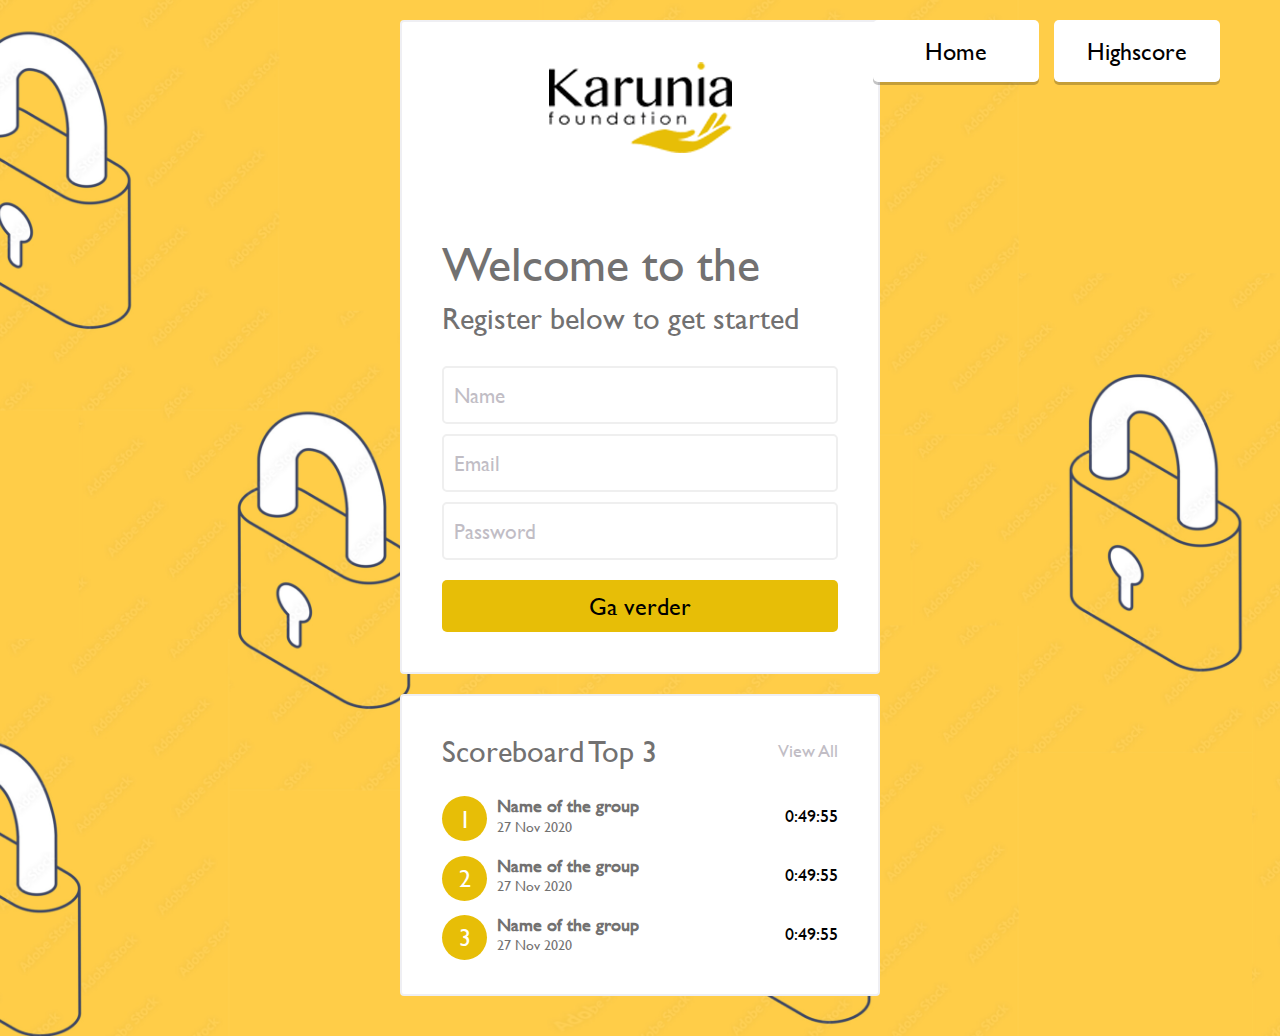
<file: index.html>
<!DOCTYPE html>
<html lang="ru">

<head>
    <meta charset="UTF-8">
    <meta name="viewport" content="width=device-width, initial-scale=1.0">
    <meta http-equiv="X-UA-Compatible" content="ie=edge">
    <title>Page</title>
    <link rel="stylesheet" href="css/vendor.css">
    <link rel="stylesheet" href="css/main.css">
</head>

<!-- <svg>
    <use xlink:href="img/sprite.svg#telega"></use>
</svg> -->

<body>
    <div class="page">
        <div class="container">
            <div class="top-nav">
                <a class="link" href="#">Home</a>
                <a class="link" href="high-score.html">Highscore</a>
            </div>

            <div class="register auth_content">
                <div class="register__logo">
                    <img src="img/register-logo.png" alt="">
                </div>
                <h1 class="register__title">
                    Welcome to the
                    <span>Register below to get started</span>
                </h1>
                <form action="rules.html">
                    <input class="input register__input" type="text" placeholder="Name">
                    <input class="input register__input" type="text" placeholder="Email">
                    <input class="input register__input" type="password" placeholder="Password">
                    <button class="register__btn btn" type="submit">Ga verder</button>
                </form>
            </div>

            <div class="scoreboard auth_content">
                <div class="scoreboard__top">
                    <h2 class="scoreboard__title">
                        Scoreboard Top 3
                    </h2>
                    <a class="scoreboard__link" href="high-score.html">
                        View All
                    </a>
                </div>

                <ul class="scoreboard__list">
                    <li class="scoreboard__item">
                        <div class="scoreboard__info">
                            <span class="scoreboard__num">1</span>
                            <b class="scoreboard__name">Name of the group</b>
                            <span class="scoreboard__date">27 Nov 2020</span>
                        </div>
                        <time class="scoreboard__time">
                            0:49:55
                        </time>
                    </li>
                    <li class="scoreboard__item">
                        <div class="scoreboard__info">
                            <span class="scoreboard__num">2</span>
                            <b class="scoreboard__name">Name of the group</b>
                            <span class="scoreboard__date">27 Nov 2020</span>
                        </div>
                        <time class="scoreboard__time">
                            0:49:55
                        </time>
                    </li>
                    <li class="scoreboard__item">
                        <div class="scoreboard__info">
                            <span class="scoreboard__num">3</span>
                            <b class="scoreboard__name">Name of the group</b>
                            <span class="scoreboard__date">27 Nov 2020</span>
                        </div>
                        <time class="scoreboard__time">
                            0:49:55
                        </time>
                    </li>
                </ul>
            </div>
        </div>
    </div>
    <script src="js/vendor.js"></script>
    <script src="js/main.js"></script>
</body>

</html>
</file>
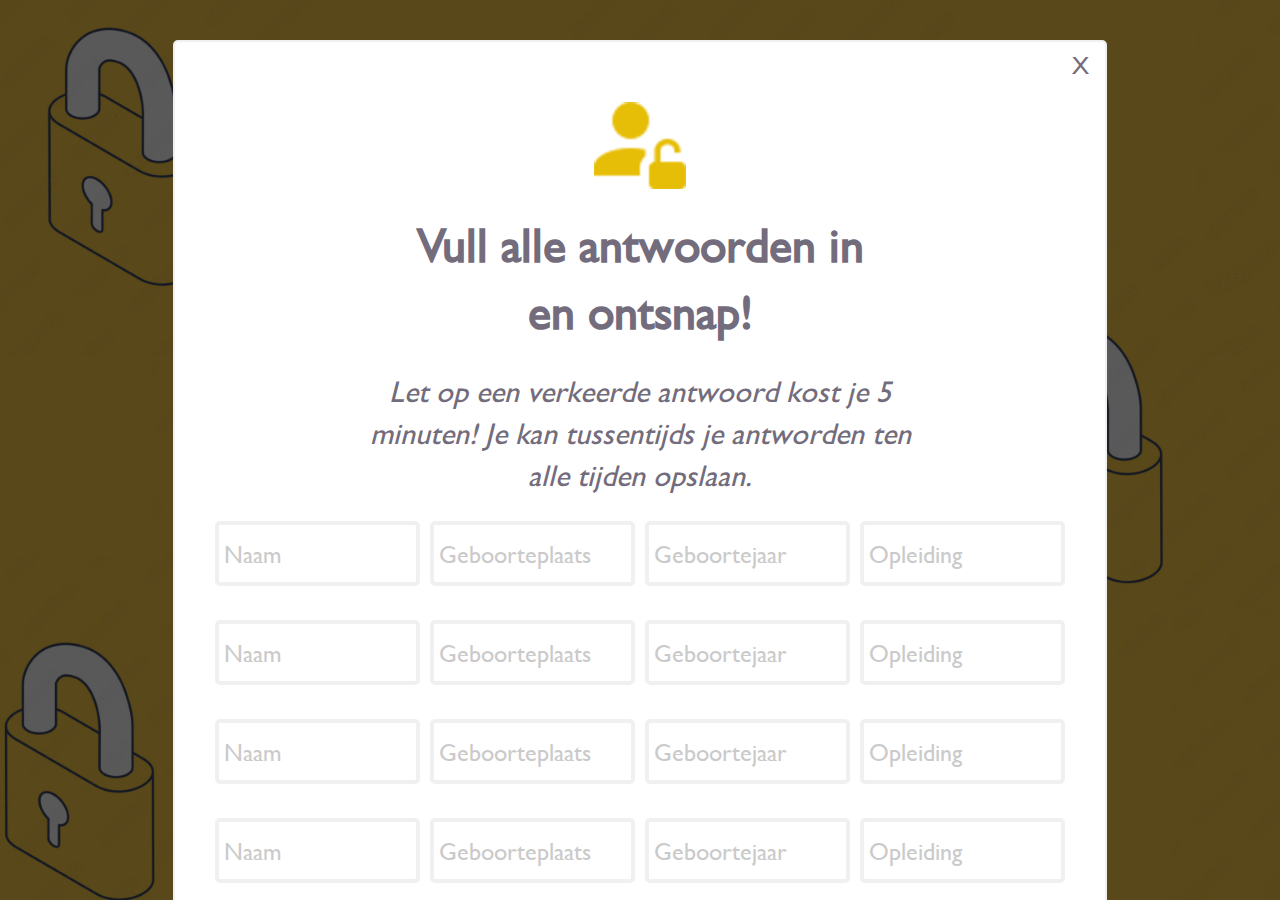
<file: answers.html>
<!DOCTYPE html>
<html lang="ru">

<head>
    <meta charset="UTF-8">
    <meta name="viewport" content="width=device-width, initial-scale=1.0">
    <meta http-equiv="X-UA-Compatible" content="ie=edge">
    <title>Page</title>
    <link rel="stylesheet" href="css/vendor.css">
    <link rel="stylesheet" href="css/main.css">
</head>

<!-- <svg>
    <use xlink:href="img/sprite.svg#telega"></use>
</svg> -->

<body>
    <div class="page">
        <div class="popup active" id="answers">
            <div class="popup__inner popup__inner--answers">
                <button class="popup__btn">X</button>
                <div class="answers__img">
                    <img src="img/answers.png" alt="">
                </div>
                <h2 class="answers__title">Vull alle antwoorden in en ontsnap!</h2>
                <p class="answers__descr">
                    Let op een verkeerde antwoord kost je 5 minuten!
                    Je kan tussentijds je antworden ten alle tijden opslaan.
                </p>
                <form action="">
                    <ul class="answers__list">
                        <li class="answers__group">
                            <input class="answers__input" type="text" placeholder="Naam">
                            <input class="answers__input" type="text" placeholder="Geboorteplaats">
                            <input class="answers__input" type="text" placeholder="Geboortejaar">
                            <input class="answers__input" type="text" placeholder="Opleiding">
                        </li>
                        <li class="answers__group">
                            <input class="answers__input" type="text" placeholder="Naam">
                            <input class="answers__input" type="text" placeholder="Geboorteplaats">
                            <input class="answers__input" type="text" placeholder="Geboortejaar">
                            <input class="answers__input" type="text" placeholder="Opleiding">
                        </li>
                        <li class="answers__group">
                            <input class="answers__input" type="text" placeholder="Naam">
                            <input class="answers__input" type="text" placeholder="Geboorteplaats">
                            <input class="answers__input" type="text" placeholder="Geboortejaar">
                            <input class="answers__input" type="text" placeholder="Opleiding">
                        </li>
                        <li class="answers__group">
                            <input class="answers__input" type="text" placeholder="Naam">
                            <input class="answers__input" type="text" placeholder="Geboorteplaats">
                            <input class="answers__input" type="text" placeholder="Geboortejaar">
                            <input class="answers__input" type="text" placeholder="Opleiding">
                        </li>
                    </ul>
                    <div class="answers__nav">
                        <button class="btn btn--dark">OPSLAAN</button>
                        <button class="btn">ONTSNAP</button>
                    </div>
                </form>
            </div>
        </div>
    </div>
    <script src="js/vendor.js"></script>
    <script src="js/main.js"></script>
</body>

</html>
</file>
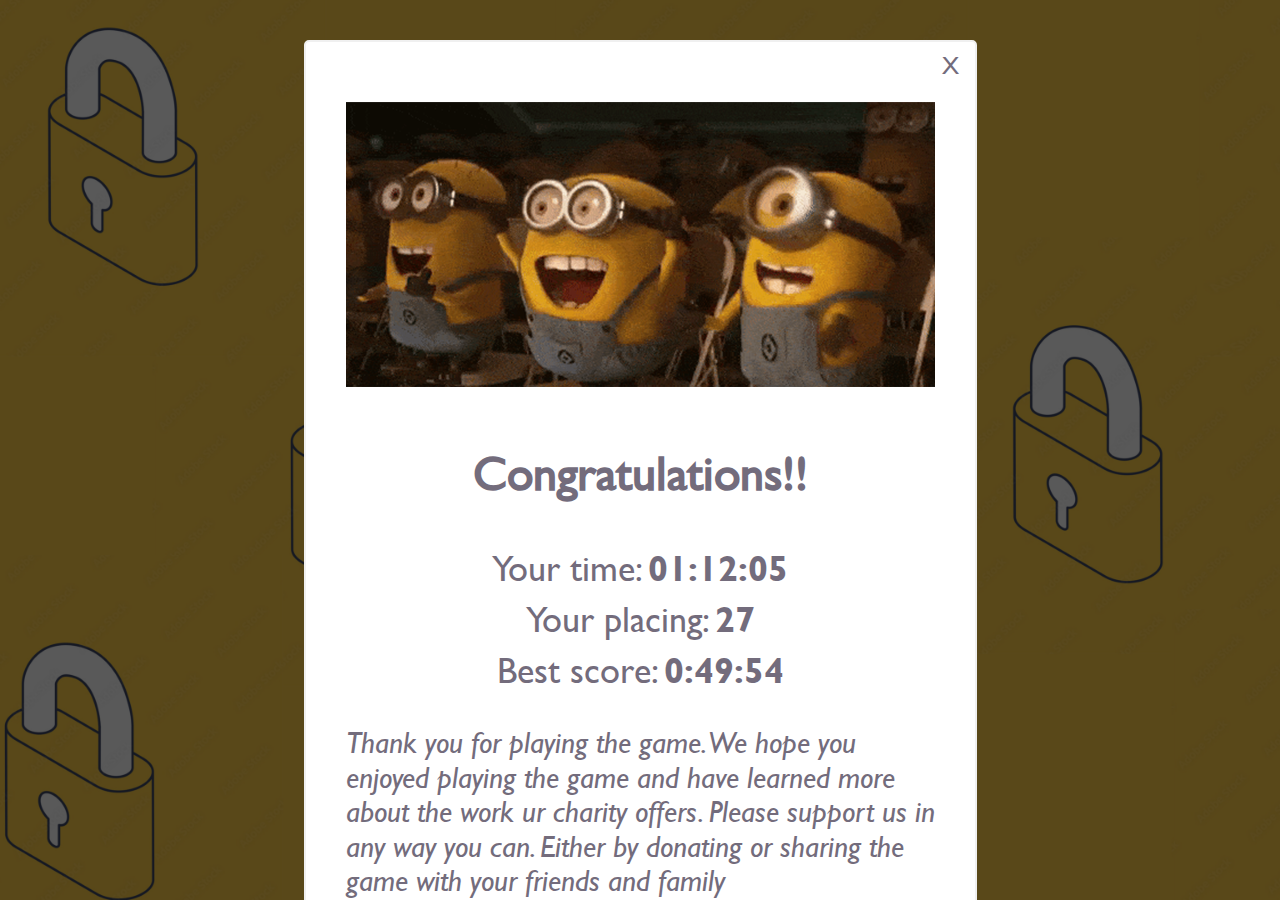
<file: congratulations.html>
<!DOCTYPE html>
<html lang="ru">

<head>
    <meta charset="UTF-8">
    <meta name="viewport" content="width=device-width, initial-scale=1.0">
    <meta http-equiv="X-UA-Compatible" content="ie=edge">
    <title>Page</title>
    <link rel="stylesheet" href="css/vendor.css">
    <link rel="stylesheet" href="css/main.css">
</head>

<!-- <svg>
    <use xlink:href="img/sprite.svg#telega"></use>
</svg> -->

<body>
    <div class="page">
        <div class="popup active" id="congrat">
            <div class="popup__inner">
                <button class="popup__btn">X</button>
                <div class="congratulations__img">
                    <img src="img/congratulations.png" alt="">
                </div>
                <h2 class="congratulations__title">Congratulations!!</h2>
                <ul class="congratulations__list">
                    <li class="congratulations__item">
                        Your time:
                        <span>01:12:05</span>
                    </li>
                    <li class="congratulations__item">
                        Your placing:
                        <span>27</span>
                    </li>
                    <li class="congratulations__item">
                        Best score:
                        <span>0:49:54 </span>
                    </li>

                </ul>
                <p class="congratulations__text">
                    Thank you for playing the game. We hope you enjoyed playing the game and have learned more about the work ur charity offers. Please support us in any way you can. Either by donating or sharing the game with your friends and family
                </p>
                <div class="congratulations__nav">
                    <a class="btn btn--dark" href="">SHARE GAME</a>
                    <a class="btn" href="">DONATE</a>
                </div>
            </div>
        </div>
    </div>
    <script src="js/vendor.js"></script>
    <script src="js/main.js"></script>
</body>

</html>
</file>
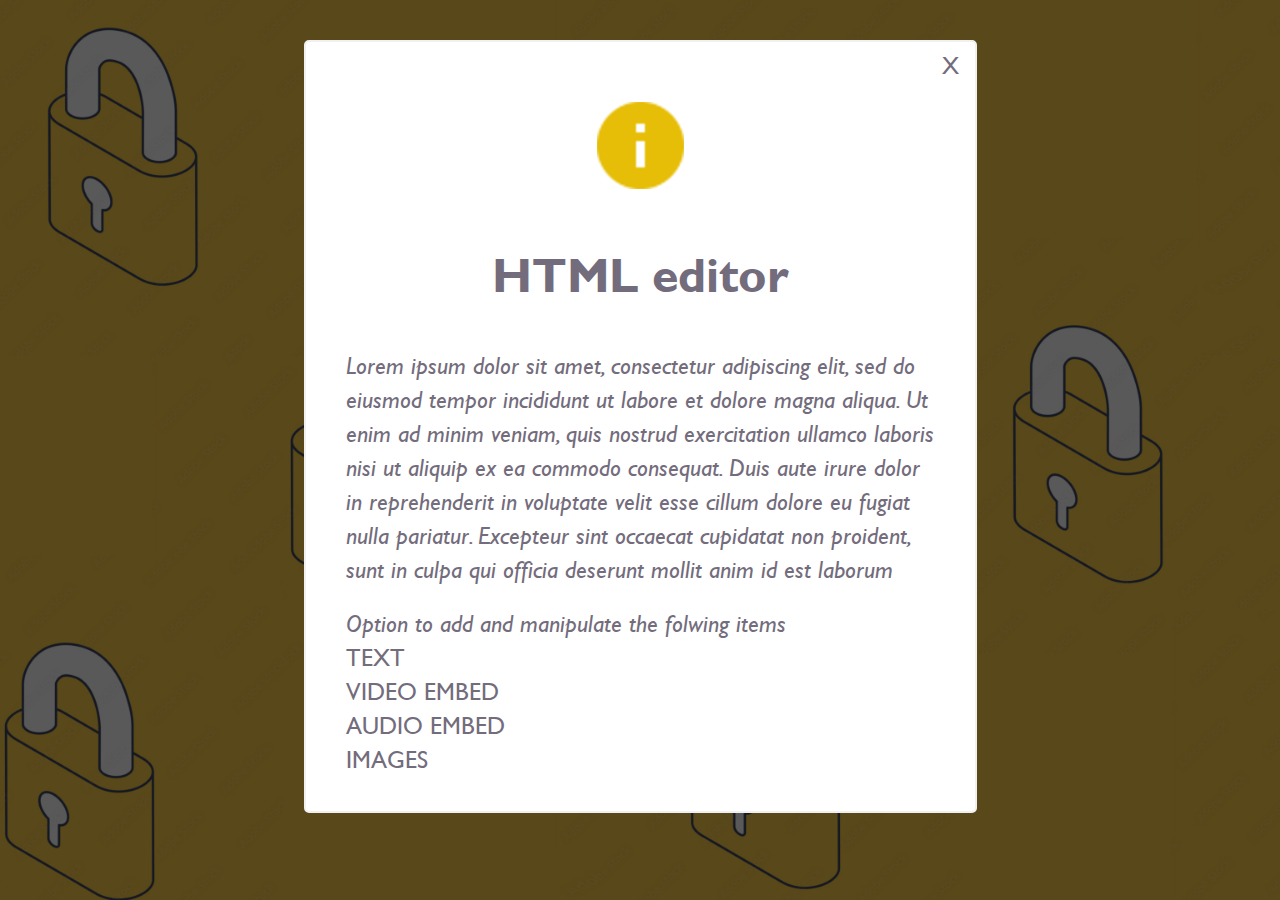
<file: editor.html>
<!DOCTYPE html>
<html lang="ru">

<head>
    <meta charset="UTF-8">
    <meta name="viewport" content="width=device-width, initial-scale=1.0">
    <meta http-equiv="X-UA-Compatible" content="ie=edge">
    <title>Page</title>
    <link rel="stylesheet" href="css/vendor.css">
    <link rel="stylesheet" href="css/main.css">
</head>

<!-- <svg>
    <use xlink:href="img/sprite.svg#telega"></use>
</svg> -->

<body>
    <div class="page">
        <div class="popup active" id="editor">
            <div class="popup__inner">
                <button class="popup__btn">X</button>
                <div class="editor__img">
                    <img src="img/editor.png" alt="">
                </div>
                <h2 class="editor__title">HTML editor</h2>
                <p class="editor__text">
                    Lorem ipsum dolor sit amet, consectetur adipiscing elit, sed do eiusmod tempor incididunt ut labore et dolore magna aliqua. Ut enim ad minim veniam, quis nostrud exercitation ullamco laboris nisi ut aliquip ex ea commodo consequat. Duis aute irure dolor in reprehenderit in voluptate velit esse cillum dolore eu fugiat nulla pariatur. Excepteur sint occaecat cupidatat non proident, sunt in culpa qui officia deserunt mollit anim id est laborum
                </p>
                <p class="editor__descr">
                    <span>Option to add and manipulate the folwing items</span>
                    TEXT<br>
                    VIDEO EMBED<br>
                    AUDIO EMBED<br>
                    IMAGES<br>
                </p>
            </div>
        </div>
    </div>
    <script src="js/vendor.js"></script>
    <script src="js/main.js"></script>
</body>

</html>
</file>
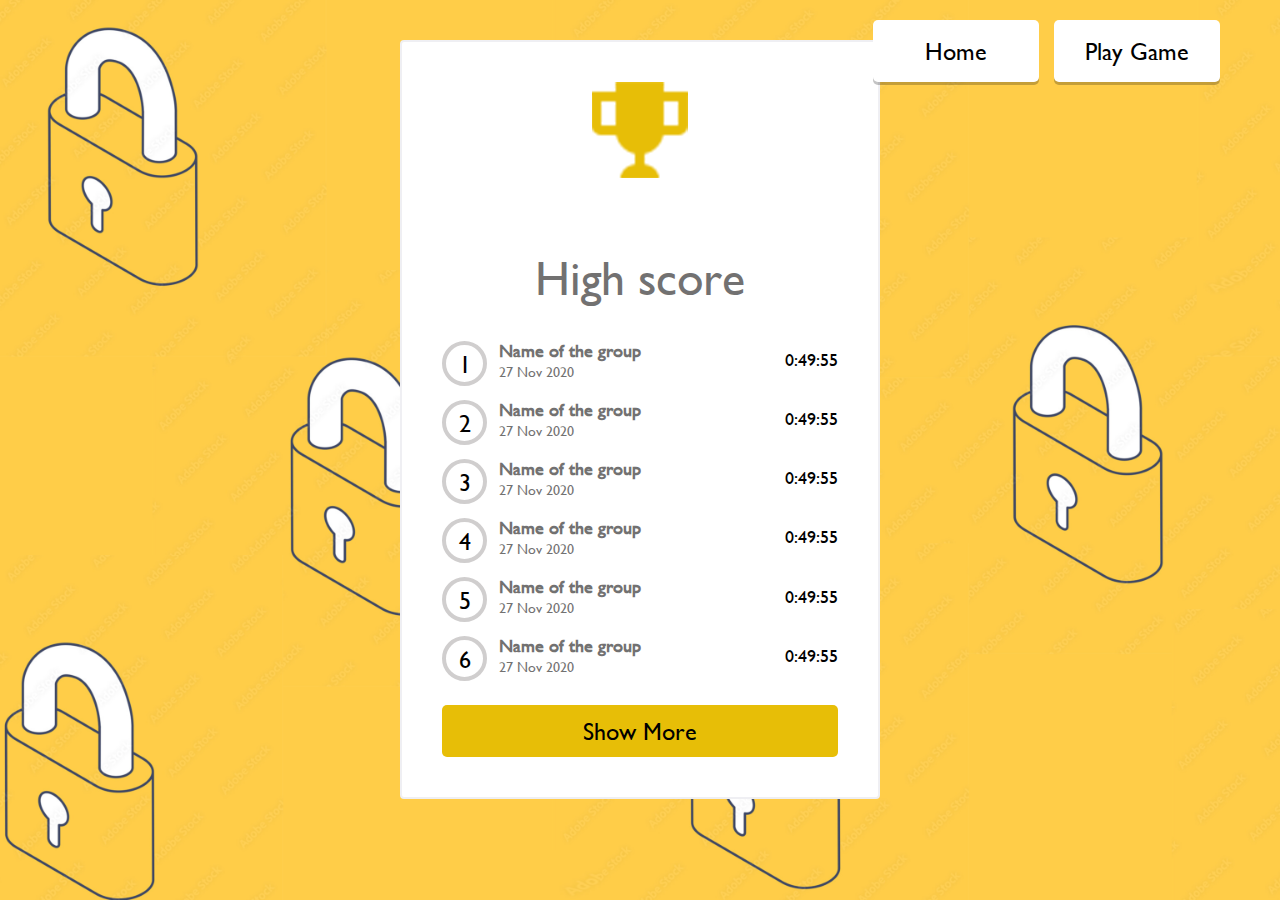
<file: high-score.html>
<!DOCTYPE html>
<html lang="ru">

<head>
    <meta charset="UTF-8">
    <meta name="viewport" content="width=device-width, initial-scale=1.0">
    <meta http-equiv="X-UA-Compatible" content="ie=edge">
    <title>Page</title>
    <link rel="stylesheet" href="css/vendor.css">
    <link rel="stylesheet" href="css/main.css">
</head>

<!-- <svg>
    <use xlink:href="img/sprite.svg#telega"></use>
</svg> -->

<body>
    <div class="page">
        <div class="container">
            <div class="top-nav">
                <a class="link" href="login.html">Home</a>
                <a class="link" href="login.html">Play Game</a>
            </div>
            <div class="high-score auth_content">
                <div class="high-score__logo">
                    <img src="img/high-score.png" alt="">
                </div>
                <h2 class="high-score__title">High score</h2>
                <ul class="high-score__list">
                    <li class="high-score__item">
                        <div class="high-score__info">
                            <span class="high-score__num">1</span>
                            <b class="high-score__name">Name of the group</b>
                            <span class="high-score__date">27 Nov 2020</span>
                        </div>
                        <time class="high-score__time">
                            0:49:55
                        </time>
                    </li>
                    <li class="high-score__item">
                        <div class="high-score__info">
                            <span class="high-score__num">2</span>
                            <b class="high-score__name">Name of the group</b>
                            <span class="high-score__date">27 Nov 2020</span>
                        </div>
                        <time class="high-score__time">
                            0:49:55
                        </time>
                    </li>
                    <li class="high-score__item">
                        <div class="high-score__info">
                            <span class="high-score__num">3</span>
                            <b class="high-score__name">Name of the group</b>
                            <span class="high-score__date">27 Nov 2020</span>
                        </div>
                        <time class="high-score__time">
                            0:49:55
                        </time>
                    </li>
                    <li class="high-score__item">
                        <div class="high-score__info">
                            <span class="high-score__num">4</span>
                            <b class="high-score__name">Name of the group</b>
                            <span class="high-score__date">27 Nov 2020</span>
                        </div>
                        <time class="high-score__time">
                            0:49:55
                        </time>
                    </li>
                    <li class="high-score__item">
                        <div class="high-score__info">
                            <span class="high-score__num">5</span>
                            <b class="high-score__name">Name of the group</b>
                            <span class="high-score__date">27 Nov 2020</span>
                        </div>
                        <time class="high-score__time">
                            0:49:55
                        </time>
                    </li>
                    <li class="high-score__item">
                        <div class="high-score__info">
                            <span class="high-score__num">6</span>
                            <b class="high-score__name">Name of the group</b>
                            <span class="high-score__date">27 Nov 2020</span>
                        </div>
                        <time class="high-score__time">
                            0:49:55
                        </time>
                    </li>
                </ul>

                <button class="btn">Show More</button>
            </div>
        </div>
    </div>
    <script src="js/vendor.js"></script>
    <script src="js/main.js"></script>
</body>

</html>
</file>
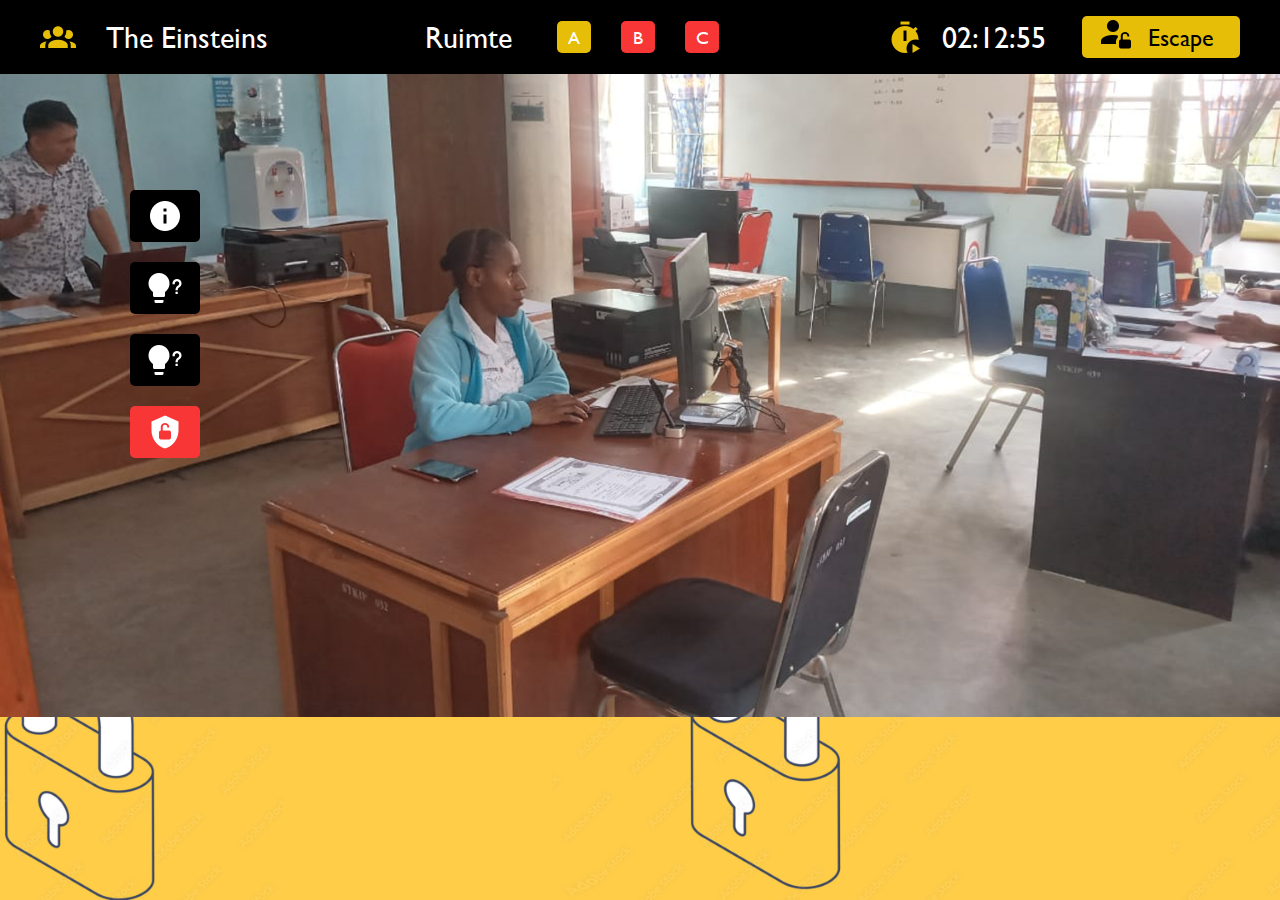
<file: index2.html>
<!DOCTYPE html>
<html lang="ru">

<head>
	<meta charset="UTF-8">
	<meta name="viewport" content="width=device-width, initial-scale=1.0">
	<meta http-equiv="X-UA-Compatible" content="ie=edge">
	<title>Page</title>
	<link rel="stylesheet" href="css/vendor.css">
	<link rel="stylesheet" href="css/main.css">
</head>

<!-- <svg>
    <use xlink:href="img/sprite.svg#telega"></use>
</svg> -->

<body>
	<div class="page">
		<header class="header">
			<div class="header__logo">
				<img src="img/logo.png" alt="">
				<span>The Einsteins</span>
			</div>

			<div class="number">
				<span class="number__text">Ruimte</span>
				<button class="number__btn number__btn--one">A</button>
				<button class="number__btn number__btn--two">B</button>
				<button class="number__btn number__btn--three">C</button>
			</div>

			<div class="header__nav">
				<time class="timer">02:12:55</time>
				<a class="escape" href="#">
					<img src="img/escape.png" alt="">
					Escape
				</a>
			</div>
		</header>

		<img class="background" src="img/img.png" alt="">

		<div class="item" style="width:100px; height:100px; left: 32%; bottom: 29%"></div>
		<div class="item" style="width:175px; height:100px; left: 41%; bottom: 27%; transform: rotate(15deg);"></div>
		<div class="item" style="width:120px; height:225px; right: 0%; bottom: 18%; "></div>

		<div class="nav">
			<button class="nav__btn nav__btn--one">
				<img src="img/icon-1.png" alt="">
			</button>
			<button class="nav__btn nav__btn--two">
				<img src="img/icon-2.png" alt="">
			</button>
			<button class="nav__btn nav__btn--three">
				<img src="img/icon-2.png" alt="">
			</button>
			<button class="nav__btn nav__btn--four">
				<img src="img/icon-3.png" alt="">
			</button>
		</div>
	</div>

	<div class="popup" id="editor">
		<div class="popup__inner">
			<button class="popup__btn">X</button>
			<div class="editor__img">
				<img src="img/editor.png" alt="">
			</div>
			<h2 class="editor__title">HTML editor</h2>
			<p class="editor__text">
				Lorem ipsum dolor sit amet, consectetur adipiscing elit, sed do eiusmod tempor incididunt ut labore et dolore magna aliqua. Ut enim ad minim veniam, quis nostrud exercitation ullamco laboris nisi ut aliquip ex ea commodo consequat. Duis aute irure dolor in reprehenderit in voluptate velit esse cillum dolore eu fugiat nulla pariatur. Excepteur sint occaecat cupidatat non proident, sunt in culpa qui officia deserunt mollit anim id est laborum
			</p>
			<p class="editor__descr">
				<span>Option to add and manipulate the folwing items</span>
				TEXT<br>
				VIDEO EMBED<br>
				AUDIO EMBED<br>
				IMAGES<br>
			</p>
		</div>
	</div>

	<div class="popup" id="puzzle">
		<div class="popup__inner">
			<button class="popup__btn">X</button>
			<div class="puzzle__img">
				<img src="img/puzzle.png" alt="">
			</div>

			<h2 class="puzzle__title">Los de puzzel op</h2>
			<p class="puzzle__text">Let op een verkeerde antwoord kost je 2 minuten!</p>

			<form class="puzzle__form" action="">
				<div class="puzzle__wrapper">
					<input class="puzzle__input" type="text">
					<input class="puzzle__input" type="text">
					<input class="puzzle__input" type="text">
					<input class="puzzle__input" type="text">
					<input class="puzzle__input" type="text">
					<input class="puzzle__input" type="text">
					<input class="puzzle__input" type="text">
				</div>
				<button class="puzzle__btn btn btn--red" type="submit">OPLOSSEN</button>
			</form>
		</div>
	</div>

	<div class="popup" id="congrat">
		<div class="popup__inner">
			<button class="popup__btn">X</button>
			<div class="congratulations__img">
				<img src="img/congratulations.png" alt="">
			</div>
			<h2 class="congratulations__title">Congratulations!!</h2>
			<ul class="congratulations__list">
				<li class="congratulations__item">
					Your time:
					<span>01:12:05</span>
				</li>
				<li class="congratulations__item">
					Your placing:
					<span>27</span>
				</li>
				<li class="congratulations__item">
					Best score:
					<span>0:49:54 </span>
				</li>

			</ul>
			<p class="congratulations__text">
				Thank you for playing the game. We hope you enjoyed playing the game and have learned more about the work ur charity offers. Please support us in any way you can. Either by donating or sharing the game with your friends and family
			</p>
			<div class="congratulations__nav">
				<a class="btn btn--dark" href="">SHARE GAME</a>
				<a class="btn" href="">DONATE</a>
			</div>
		</div>
	</div>

	<div class="popup" id="answers">
		<div class="popup__inner popup__inner--answers">
			<button class="popup__btn">X</button>
			<div class="answers__img">
				<img src="img/answers.png" alt="">
			</div>
			<h2 class="answers__title">Vull alle antwoorden in en ontsnap!</h2>
			<p class="answers__descr">
				Let op een verkeerde antwoord kost je 5 minuten!
				Je kan tussentijds je antworden ten alle tijden opslaan.
			</p>
			<form action="">
				<ul class="answers__list">
					<li class="answers__group">
						<input class="answers__input" type="text" placeholder="Naam">
						<input class="answers__input" type="text" placeholder="Geboorteplaats">
						<input class="answers__input" type="text" placeholder="Geboortejaar">
						<input class="answers__input" type="text" placeholder="Opleiding">
					</li>
					<li class="answers__group">
						<input class="answers__input" type="text" placeholder="Naam">
						<input class="answers__input" type="text" placeholder="Geboorteplaats">
						<input class="answers__input" type="text" placeholder="Geboortejaar">
						<input class="answers__input" type="text" placeholder="Opleiding">
					</li>
					<li class="answers__group">
						<input class="answers__input" type="text" placeholder="Naam">
						<input class="answers__input" type="text" placeholder="Geboorteplaats">
						<input class="answers__input" type="text" placeholder="Geboortejaar">
						<input class="answers__input" type="text" placeholder="Opleiding">
					</li>
					<li class="answers__group">
						<input class="answers__input" type="text" placeholder="Naam">
						<input class="answers__input" type="text" placeholder="Geboorteplaats">
						<input class="answers__input" type="text" placeholder="Geboortejaar">
						<input class="answers__input" type="text" placeholder="Opleiding">
					</li>
				</ul>
				<div class="answers__nav">
					<button class="btn btn--dark">OPSLAAN</button>
					<button class="btn">ONTSNAP</button>
				</div>
			</form>
		</div>
	</div>
	<script src="js/vendor.js"></script>
	<script src="js/main.js"></script>
</body>

</html>
</file>
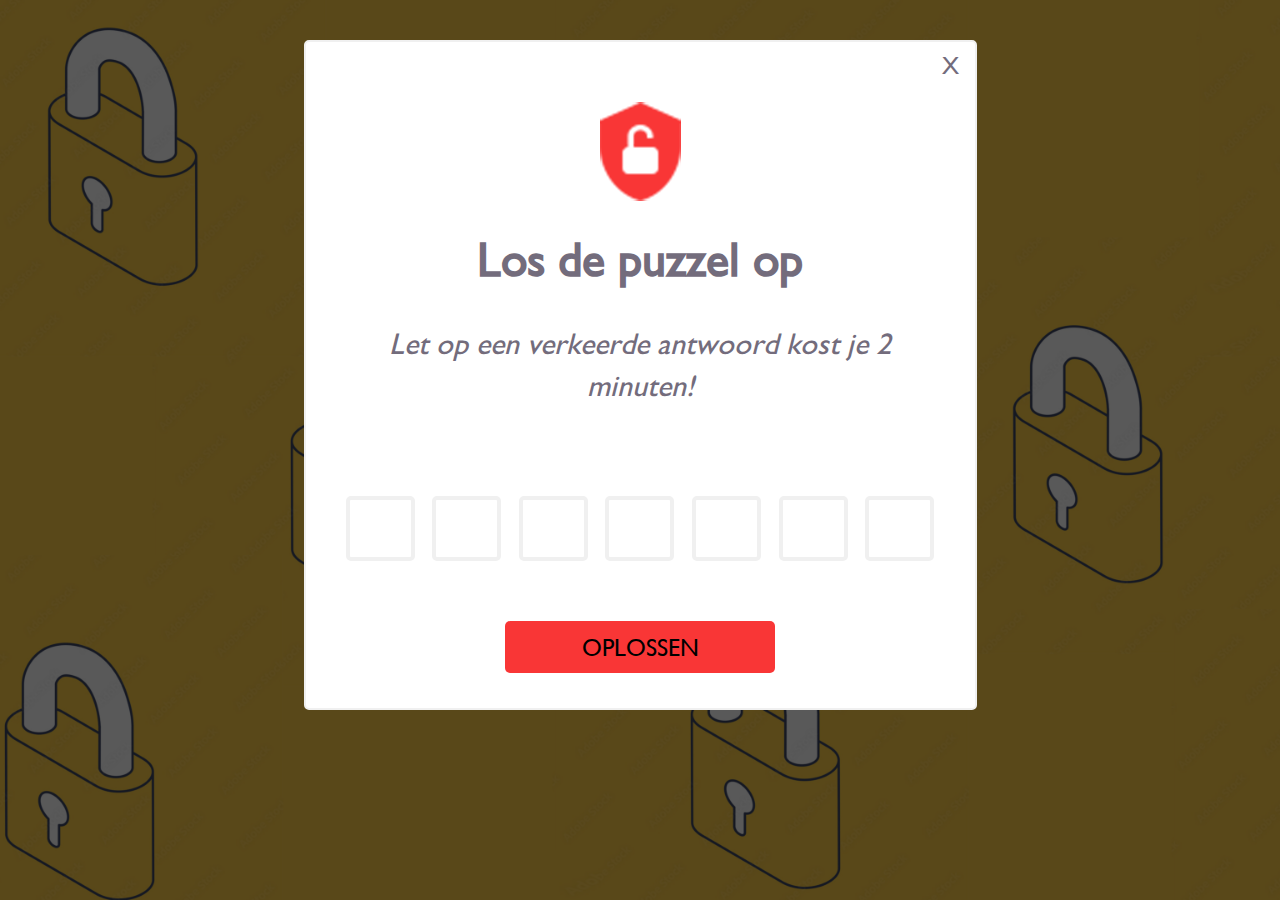
<file: puzzle.html>
<!DOCTYPE html>
<html lang="ru">

<head>
    <meta charset="UTF-8">
    <meta name="viewport" content="width=device-width, initial-scale=1.0">
    <meta http-equiv="X-UA-Compatible" content="ie=edge">
    <title>Page</title>
    <link rel="stylesheet" href="css/vendor.css">
    <link rel="stylesheet" href="css/main.css">
</head>

<!-- <svg>
    <use xlink:href="img/sprite.svg#telega"></use>
</svg> -->

<body>
    <div class="page">
        <div class="popup active" id="puzzle">
            <div class="popup__inner">
                <button class="popup__btn">X</button>
                <div class="puzzle__img">
                    <img src="img/puzzle.png" alt="">
                </div>

                <h2 class="puzzle__title">Los de puzzel op</h2>
                <p class="puzzle__text">Let op een verkeerde antwoord kost je 2 minuten!</p>

                <form class="puzzle__form" action="">
                    <div class="puzzle__wrapper">
                        <input class="puzzle__input" type="text">
                        <input class="puzzle__input" type="text">
                        <input class="puzzle__input" type="text">
                        <input class="puzzle__input" type="text">
                        <input class="puzzle__input" type="text">
                        <input class="puzzle__input" type="text">
                        <input class="puzzle__input" type="text">
                    </div>
                    <button class="puzzle__btn btn btn--red" type="submit">OPLOSSEN</button>
                </form>
            </div>
        </div>
    </div>
    <script src="js/vendor.js"></script>
    <script src="js/main.js"></script>
</body>

</html>
</file>
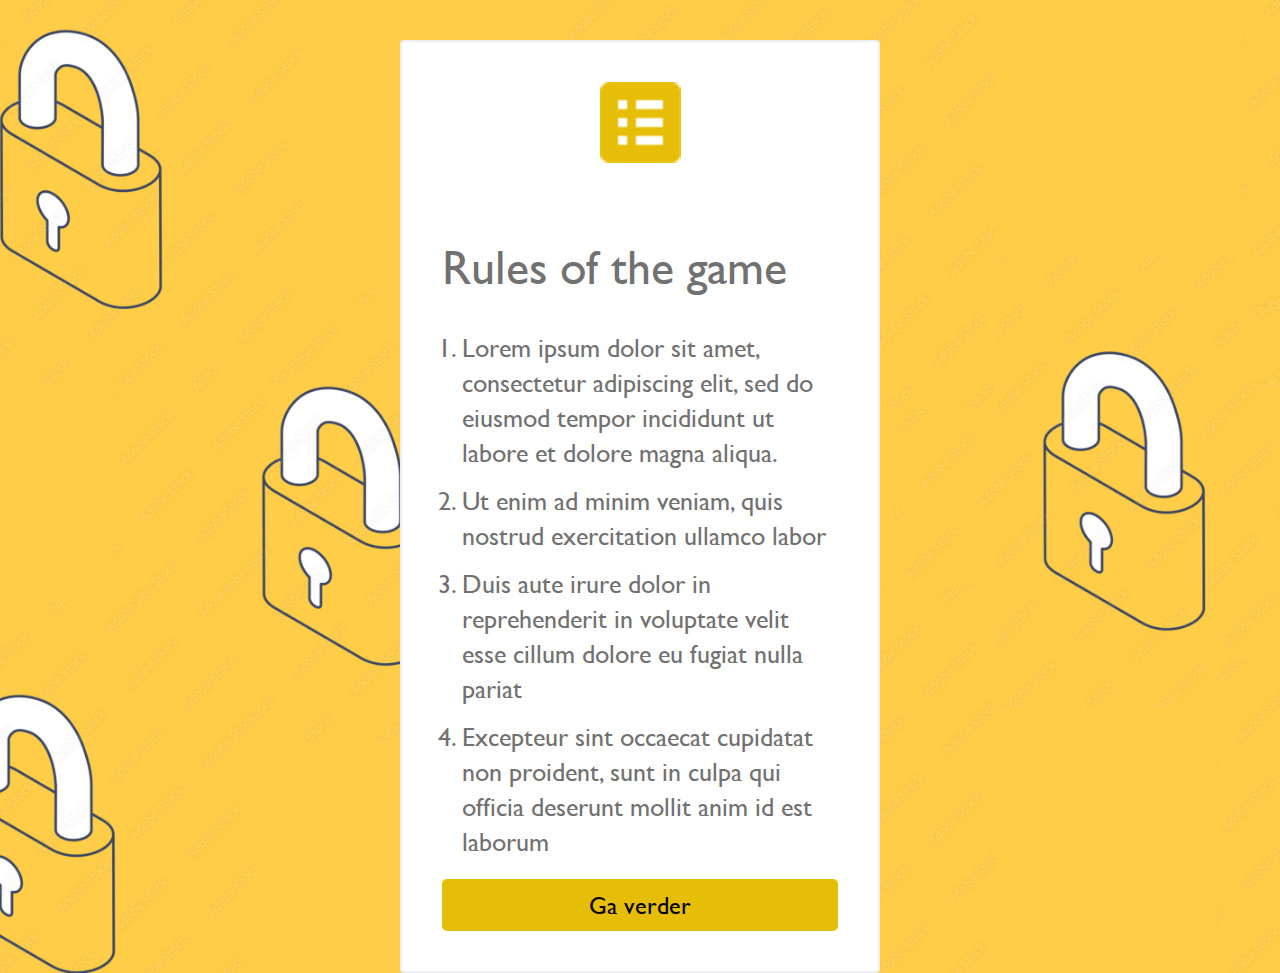
<file: rules.html>
<!DOCTYPE html>
<html lang="ru">

<head>
    <meta charset="UTF-8">
    <meta name="viewport" content="width=device-width, initial-scale=1.0">
    <meta http-equiv="X-UA-Compatible" content="ie=edge">
    <title>Page</title>
    <link rel="stylesheet" href="css/vendor.css">
    <link rel="stylesheet" href="css/main.css">
</head>

<!-- <svg>
    <use xlink:href="img/sprite.svg#telega"></use>
</svg> -->

<body>
    <div class="page">
        <div class="container">
            <div class="rules auth_content">
                <div class="rules__logo">
                    <img src="img/rules-logo.png" alt="">
                </div>
                <h2 class="rules__title">
                    Rules of the game
                </h2>
                <ol class="rules__list">
                    <li>
                        Lorem ipsum dolor sit amet, consectetur adipiscing elit, sed do eiusmod tempor incididunt ut labore et dolore magna aliqua.
                    </li>
                    <li>
                        Ut enim ad minim veniam, quis nostrud exercitation ullamco labor
                    </li>
                    <li>
                        Duis aute irure dolor in reprehenderit in voluptate velit esse cillum dolore eu fugiat nulla pariat
                    </li>
                    <li>
                        Excepteur sint occaecat cupidatat non proident, sunt in culpa qui officia deserunt mollit anim id est laborum
                    </li>
                </ol>
                <a class="btn" href="waiting-room.html">Ga verder</a>
            </div>
        </div>
    </div>
    <script src="js/vendor.js"></script>
    <script src="js/main.js"></script>
</body>

</html>
</file>
<file: css/main.css>
:root {
  --color-black: #000;
  --color-white: #fff;
}

@font-face {
  font-family: "Gill Sans MT";
  src: url("../fonts/gill-sans-mt.ttf");
  font-weight: 400;
  font-display: swap;
  font-style: normal;
}
@font-face {
  font-family: "Gill Sans MT - Bold";
  src: url("../fonts/GILB.ttf");
  font-weight: 700;
  font-display: swap;
  font-style: normal;
}
@font-face {
  font-family: "Gill Sans MT - Italic";
  src: url("../fonts/Gill Sans MT Italic.ttf");
  font-weight: 300;
  font-display: swap;
  font-style: normal;
}
*,
*:before,
*:after {
  box-sizing: border-box;
  margin: 0;
  padding: 0;
}

:focus,
:active {
  outline: none;
}

a:focus,
a:active {
  outline: none;
}

body {
  box-sizing: border-box;
}

aside,
nav,
footer,
header,
section {
  display: block;
}

input::-ms-clear {
  display: none;
}

button {
  cursor: pointer;
  border: none;
  background-color: transparent;
}

button::-moz-focus-inner {
  padding: 0;
  border: 0;
}

a,
a:visited {
  text-decoration: none;
}

a:hover {
  text-decoration: none;
  color: inherit;
}

ul li {
  list-style: none;
}

dl,
ol,
ul {
  margin: 0;
  padding: 0;
}

label {
  margin: 0;
}

p {
  margin: 0;
}

h1,
h2,
h3,
h4,
h5,
h6 {
  font-weight: inherit;
  font-size: inherit;
  margin: 0;
}

input:not([type=checkbox]):not([type=radio]),
textarea,
select {
  -webkit-appearance: none;
  -moz-appearance: none;
  appearance: none;
}

* {
  font-family: "Gill Sans MT", sans-serif;
}

body {
  background: #fff;
}

.container {
  width: 100%;
  max-width: 510px;
  margin: 0 auto;
  padding: 0 15px;
}

.page {
  display: flex;
  flex-direction: column;
  position: relative;
  overflow: hidden;
  min-height: 100vh;
  background-image: url("../img/bg.png");
  background-size: cover;
  background-repeat: no-repeat;
  background-position: center;
}

.background {
  display: block;
  width: 100%;
  height: auto;
}

.nav {
  display: flex;
  flex-direction: column;
  position: absolute;
  top: 190px;
  left: 130px;
  z-index: 8;
}

.nav__btn {
  display: flex;
  justify-content: center;
  align-items: center;
  width: 70px;
  height: 52px;
  border-radius: 5px;
  transition: 0.2s linear;
}
.nav__btn.solved{
  background: green;
}
@media (any-hover: hover) {
  .nav__btn:hover {
    transform: scale(1.1);
  }
}
.nav__btn + .nav__btn {
  margin-top: 20px;
}
.nav__btn--one {
  background-color: #000000;
}
.nav__btn--two {
  background-color: #000000;
}
.nav__btn--three {
  background-color: #000000;
}
.nav__btn--four {
  background-color: #f93636;
}

.nav__btn.active{
  background: green;
}

.input {
  display: block;
  width: 100%;
  padding: 15px 10px;
  border-radius: 5px;
  border: 1px solid #c1bdc5;
  color: #c1bdc5;
  font-family: "Gill Sans MT";
  font-size: 21px;
  font-weight: 400;
}
.input::-moz-placeholder {
  color: #c1bdc5;
  font-family: "Gill Sans MT";
  font-size: 21px;
  font-weight: 400;
}
.input:-ms-input-placeholder {
  color: #c1bdc5;
  font-family: "Gill Sans MT";
  font-size: 21px;
  font-weight: 400;
}
.input::placeholder {
  color: #c1bdc5;
  font-family: "Gill Sans MT";
  font-size: 21px;
  font-weight: 400;
}

.top-nav {
  display: flex;
  position: absolute;
  top: 20px;
  right: 60px;
}

.link {
  display: block;
  width: 166px;
  padding: 14px;
  box-shadow: 0 3px 0 rgba(9, 9, 9, 0.24);
  border-radius: 5px;
  background-color: #ffffff;
  color: #000000;
  font-family: "Gill Sans MT";
  font-size: 24px;
  font-weight: 400;
  font-style: normal;
  letter-spacing: normal;
  line-height: normal;
  text-align: center;
  transition: 0.2s linear;
}
.link + .link {
  margin-left: 15px;
}
@media (any-hover: hover) {
  .link:hover {
    box-shadow: none;
    transform: translateY(2px);
  }
}

.btn {
  display: block;
  width: 100%;
  padding: 5px;
  border-radius: 5px;
  background-color: #e7be07;
  color: #000000;
  font-family: "Gill Sans MT";
  font-size: 24px;
  font-weight: 400;
  font-style: normal;
  letter-spacing: normal;
  line-height: normal;
  text-align: center;
  transition: 0.2s linear;
}
@media (any-hover: hover) {
  .btn:hover {
    background-color: #000000;
    color: #fff;
  }
}
.btn--dark {
  background-color: #000000;
  color: #fff;
}
@media (any-hover: hover) {
  .btn--dark:hover {
    background-color: #e7be07;
    color: #000000;
  }
}
.btn--red {
  background-color: #f93636;
}

.popup {
  display: flex;
  justify-content: center;
  align-items: flex-start;
  padding-top: 40px;
  padding-bottom: 40px;
  overflow-y: scroll;
  -ms-overflow-style: none;
  /* IE and Edge */
  scrollbar-width: none;
  /* Firefox */
  background-color: rgba(0, 0, 0, 0.65);
  opacity: 0;
  visibility: hidden;
  position: fixed;
  top: 0;
  left: 0;
  right: 0;
  bottom: 0;
  z-index: 10;
  transition: 0.2s linear;
}
.popup::-webkit-scrollbar {
  display: none;
}
.popup.active {
  opacity: 1;
  visibility: visible;
}

.popup__btn {
  color: #736c7c;
  font-family: "Gill Sans MT";
  font-size: 24px;
  font-weight: 400;
  font-style: normal;
  letter-spacing: normal;
  line-height: 100%;
  text-align: center;
  position: absolute;
  top: 11px;
  right: 16px;
  transition: 0.2s linear;
}
@media (any-hover: hover) {
  .popup__btn:hover {
    color: #000;
  }
}

.popup__inner {
  width: 673px;
  padding: 60px 40px 35px;
  border-radius: 5px;
  border: 2px solid #f0f0f0;
  background-color: #ffffff;
  position: relative;
}
[id*=answers] .popup__inner {
  width: 934px;
}

.item, .item_link {
  position: absolute;
  display: block;
}

.header {
  display: flex;
  justify-content: space-between;
  align-items: center;
  padding: 16px 340px 16px 120px;
  background-color: #000000;
  position: fixed;
  top: 0;
  left: 0;
  right: 0;
  z-index: 9;
}
@media (max-width: 1439px) {
  .header {
    padding: 16px 40px;
  }
}

.header__logo {
  display: flex;
  align-items: center;
  -webkit-user-select: none;
  -moz-user-select: none;
  -ms-user-select: none;
  user-select: none;
}
.header__logo img {
  display: block;
  width: 36px;
  height: 22px;
  margin-right: 30px;
  -o-object-fit: contain;
  object-fit: contain;
}
.header__logo span {
  color: #ffffff;
  font-family: "Gill Sans MT";
  font-size: 30px;
  font-weight: 400;
  line-height: normal;
}

.number {
  display: flex;
  align-items: center;
}

.number__text {
  margin-right: 30px;
  color: #ffffff;
  font-family: "Gill Sans MT";
  font-size: 30px;
  font-weight: 400;
  line-height: normal;
}

.number__btn {
  display: flex;
  align-items: center;
  justify-content: center;
  width: 34px;
  height: 32px;
  border-radius: 5px;
  color: #ffffff;
  font-family: "Gill Sans MT";
  font-size: 18px;
  font-weight: 400;
  font-style: normal;
  letter-spacing: normal;
  line-height: normal;
  text-transform: uppercase;
  transition: 0.2s linear;
  margin: 0 15px;
}
@media (any-hover: hover) {
  .number__btn:hover {
    opacity: 0.7;
  }
}
.number__btn--yellow,  .number__btn--one{
  background-color: #e7be07;
}
.number__btn--red, .number__btn--two, .number__btn--three {
  background-color: #f93636;
}
.number__btn--green {
  background-color: green;
}

.header__nav {
  display: flex;
  align-items: center;
}

.timer {
  padding-left: 51px;
  margin-right: 36px;
  color: #ffffff;
  font-family: "Gill Sans MT";
  font-size: 30px;
  font-weight: 400;
  font-style: normal;
  letter-spacing: normal;
  line-height: normal;
  position: relative;
}
.timer::before {
  content: "";
  width: 29px;
  height: 32px;
  background-image: url("../img/timer.png");
  background-size: contain;
  background-repeat: no-repeat;
  background-position: center;
  position: absolute;
  top: 50%;
  left: 0;
  transform: translateY(-50%);
}

.escape {
  display: flex;
  padding: 4px 26px 4px 19px;
  border-radius: 5px;
  background-color: #e7be07;
  color: #000000;
  font-family: "Gill Sans MT";
  font-size: 24px;
  font-weight: 400;
  font-style: normal;
  letter-spacing: normal;
  line-height: normal;
  transition: 0.2s linear;
}
@media (any-hover: hover) {
  .escape:hover {
    opacity: 0.7;
  }
}
.escape img {
  width: 30px;
  height: 29px;
  display: block;
  margin-right: 17px;
  -o-object-fit: contain;
  object-fit: contain;
}

.register {
  margin-top: 20px;
  margin-bottom: 20px;
  padding: 40px 30px 30px;
  background-color: #fff;
  border: 2px solid #c7c7c7;
  border-radius: 4px;
}

.register__logo {
  width: 183px;
  height: 91px;
  margin: 0 auto 87px;
}
.register__logo img {
  display: block;
  width: 100%;
  height: 100%;
  -o-object-fit: contain;
  object-fit: contain;
}

.register__title {
  margin-bottom: 30px;
  color: #727171;
  font-family: "Gill Sans MT";
  font-weight: 400;
  font-style: normal;
  letter-spacing: normal;
  line-height: 100%;
  font-size: 48px;
}
.register__title span {
  color: #727171;
  font-family: "Gill Sans MT";
  font-size: 30px;
  font-weight: 400;
  font-style: normal;
  letter-spacing: normal;
  line-height: 100%;
}

.register__input {
  margin-bottom: 10px;
}

.register__btn {
  margin-top: 20px;
}

.scoreboard {
  padding: 20px 30px 40px;
  margin-bottom: 40px;
  background-color: #fff;
  border: 2px solid #c7c7c7;
  border-radius: 4px;
}

.scoreboard__top {
  display: flex;
  align-items: center;
  justify-content: space-between;
  margin-bottom: 30px;
}

.scoreboard__title {
  color: #727171;
  font-family: "Gill Sans MT";
  font-size: 30px;
  font-weight: 400;
  font-style: normal;
  letter-spacing: normal;
  line-height: 100%;
}

.scoreboard__link {
  color: #c1bdc5;
  font-family: "Gill Sans MT";
  font-size: 18px;
  font-weight: 400;
  transition: 0.2s linear;
}
@media (any-hover: hover) {
  .scoreboard__link:hover {
    color: #000;
  }
}

.scoreboard__item {
  display: flex;
  justify-content: space-between;
  align-items: center;
}
.scoreboard__item + .scoreboard__item {
  margin-top: 20px;
}

.scoreboard__info {
  padding-left: 55px;
  position: relative;
}

.scoreboard__num {
  display: flex;
  justify-content: center;
  align-items: center;
  width: 45px;
  height: 45px;
  border-radius: 50%;
  background-color: #e7be07;
  color: #ffffff;
  font-family: "Gill Sans MT";
  font-size: 24px;
  font-weight: 400;
  font-style: normal;
  letter-spacing: normal;
  line-height: normal;
  position: absolute;
  top: 0;
  left: 0;
}

.scoreboard__name {
  display: block;
  color: #727171;
  font-family: "Gill Sans MT";
  font-size: 18px;
}

.scoreboard__date {
  color: #727171;
  font-family: "Gill Sans MT";
  font-weight: 400;
  font-size: 14px;
}

.scoreboard__time {
  font-weight: 400;
  color: #000;
  font-family: "Gill Sans MT";
  font-size: 18px;
}

.rules {
  padding: 10px 25px 20px;
  margin-top: 40px;
  background-color: #fff;
  border: 2px solid #c7c7c7;
  border-radius: 4px;
}

.rules__logo {
  width: 81px;
  height: 81px;
  margin: 0 auto 70px;
}
.rules__logo img {
  display: block;
  width: 100%;
  height: 100%;
  -o-object-fit: contain;
  object-fit: contain;
}

.rules__title {
  margin-bottom: 30px;
  color: #727171;
  font-family: "Gill Sans MT";
  font-size: 30px;
  font-weight: 400;
  font-style: normal;
  letter-spacing: normal;
  line-height: normal;
  font-size: 48px;
}

.rules__list {
  padding-left: 20px;
  margin-bottom: 20px;
}
.rules__list li,
.auth_content p{
  color: #727171;
  font-family: "Gill Sans MT";
  font-size: 30px;
  font-weight: 400;
  font-style: normal;
  letter-spacing: normal;
  line-height: normal;
  font-size: 26px;
  margin-bottom: 0.5em;
}

.high-score {
  width: 100%;
  margin-top: 40px;
  padding: 40px;
  background-color: #fff;
  border: 2px solid #c7c7c7;
  border-radius: 4px;
}

.high-score__logo {
  margin: 0 auto 66px;
  width: 96px;
  height: 96px;
}
.high-score__logo img {
  display: block;
  width: 100%;
  height: 100%;
  -o-object-fit: contain;
  object-fit: contain;
}

.high-score__title {
  margin-bottom: 30px;
  color: #727171;
  font-family: "Gill Sans MT";
  font-size: 48px;
  font-weight: 400;
  font-style: normal;
  letter-spacing: normal;
  line-height: normal;
  text-align: center;
}

.high-score__list {
  margin-bottom: 30px;
}

.high-score__item {
  display: flex;
  justify-content: space-between;
  align-items: center;
}
.high-score__item + .high-score__item {
  margin-top: 20px;
}

.high-score__info {
  position: relative;
  padding-left: 57px;
}

.high-score__num {
  display: flex;
  justify-content: center;
  align-items: center;
  width: 45px;
  height: 45px;
  border: 4px solid #d0cece;
  border-radius: 50%;
  color: #000000;
  font-family: "Gill Sans MT";
  font-size: 24px;
  font-weight: 400;
  letter-spacing: normal;
  line-height: normal;
  text-align: center;
  position: absolute;
  top: 0;
  left: 0;
  /*transform: translateX(-50%);*/
}

.high-score__name {
  display: block;
  color: #727171;
  font-family: "Gill Sans MT";
  font-size: 18px;
}

.high-score__date {
  color: #727171;
  font-family: "Gill Sans MT";
  font-weight: 400;
  font-size: 14px;
}

.high-score__time {
  font-weight: 400;
  color: #000;
  font-family: "Gill Sans MT";
  font-size: 18px;
}

.congratulations__img {
  height: 285px;
  margin-bottom: 52px;
}
.congratulations__img img {
  display: block;
  width: 100%;
  height: 100%;
  -o-object-fit: cover;
  object-fit: cover;
}

.congratulations__title {
  margin-bottom: 36px;
  color: #736c7c;
  font-family: "Gill Sans MT";
  font-size: 48px;
  font-weight: 700;
  font-style: normal;
  letter-spacing: normal;
  line-height: normal;
  text-align: center;
}

.congratulations__list {
  margin-bottom: 30px;
}

.congratulations__item {
  display: flex;
  justify-content: center;
  color: #736c7c;
  font-family: "Gill Sans MT";
  font-size: 36px;
  font-weight: 400;
  font-style: normal;
  letter-spacing: normal;
  line-height: normal;
}
.congratulations__item span {
  margin-left: 5px;
  color: #736c7c;
  font-family: "Gill Sans MT - Bold";
  font-size: 36px;
  font-weight: 700;
  font-style: normal;
  letter-spacing: normal;
  line-height: normal;
}

.congratulations__text {
  margin-bottom: 20px;
  font-size: 30px;
  color: #736c7c;
  font-weight: 300;
  font-family: "Gill Sans MT - Italic";
  font-style: normal;
  letter-spacing: normal;
}

.congratulations__nav {
  display: flex;
  justify-content: space-between;
}
.congratulations__nav .btn {
  width: calc(50% - 22px);
  padding: 20px;
}

.editor__img {
    margin: 0 auto 52px;
    display: flex;
    flex-wrap: wrap;
    justify-content: center;
}

.editor__title {
  margin-bottom: 40px;
  color: #736c7c;
  font-family: "Gill Sans MT - Bold";
  font-size: 48px;
  font-weight: 700;
  font-style: normal;
  letter-spacing: normal;
  line-height: normal;
  text-align: center;
}

.editor__text {
  margin-bottom: 20px;
  color: #736c7c;
  font-size: 24px;
  font-style: italic;
  letter-spacing: normal;
  line-height: normal;
  font-family: "Gill Sans MT - Italic";
}

.editor__descr {
  color: #736c7c;
  font-family: "Gill Sans MT";
  font-size: 24px;
  letter-spacing: normal;
  line-height: normal;
}
.editor__descr span {
  display: block;
  color: #736c7c;
  font-size: 24px;
  font-style: italic;
  letter-spacing: normal;
  line-height: normal;
  font-family: "Gill Sans MT - Italic";
}

.puzzle__img {
  width: 81px;
  height: 99px;
  margin: 0 auto 24px;
}
.puzzle__img img {
  display: block;
  width: 100%;
  height: 100%;
  -o-object-fit: contain;
  object-fit: contain;
}

.puzzle__title {
  margin-bottom: 30px;
  color: #736c7c;
  font-family: "Gill Sans MT";
  font-size: 48px;
  font-weight: 700;
  font-style: normal;
  letter-spacing: normal;
  line-height: normal;
  text-align: center;
}

.puzzle__text {
  margin-bottom: 90px;
  color: #736c7c;
  font-family: "Gill Sans MT";
  font-size: 30px;
  font-style: italic;
  letter-spacing: normal;
  line-height: normal;
  text-align: center;
}

.puzzle__wrapper {
  margin-bottom: 60px;
  display: flex;
  justify-content: space-between;
}

.puzzle__input {
  width: 69px;
  height: 65px;
  padding: 5px;
  border-radius: 5px;
  border: 4px solid #f0f0f0;
  background-color: #ffffff;
  color: #736c7c;
  font-family: "Gill Sans MT";
  font-size: 48px;
  font-weight: 700;
  font-style: normal;
  line-height: 100%;
  text-transform: uppercase;
  text-align: center;
}
.puzzle__input + .puzzle__input {

}

.puzzle__btn {
  padding: 20px 0;
  width: 270px;
  margin: 0 auto;
}

.answers__img {
  width: 92px;
  height: 87px;
  margin: 0 auto 22px;
}
.answers__img img {
  display: block;
  width: 100%;
  height: 100%;
  -o-object-fit: contain;
  object-fit: contain;
}

.answers__title {
  max-width: 492px;
  margin: 0 auto 25px;
  color: #736c7c;
  font-family: "Gill Sans MT";
  font-size: 48px;
  font-weight: 700;
  font-style: normal;
  letter-spacing: normal;
  line-height: normal;
  text-align: center;
}

.answers__descr {
  max-width: 560px;
  margin: 0 auto 25px;
  color: #736c7c;
  font-family: "Gill Sans MT";
  font-size: 30px;
  font-style: italic;
  letter-spacing: normal;
  line-height: normal;
  text-align: center;
}

.answers__list {
  margin-bottom: 60px;
}

.answers__group {
  display: grid;
  grid-template-columns: repeat(4, 1fr);
  grid-gap: 10px;
}
.answers__group + .answers__group {
  margin-top: 34px;
}

.answers__input {
  display: block;
  width: 100%;
  height: 65px;
  padding: 5px;
  border-radius: 5px;
  border: 4px solid #f0f0f0;
  background-color: #ffffff;
  color: #000;
  font-family: "Gill Sans MT";
  font-size: 24px;
  font-weight: 400;
  font-style: normal;
  letter-spacing: normal;
  line-height: normal;
  text-transform: uppercase;
  transition: 0.2s linear;
}
.answers__input.error{
  border-color: red;
}
.answers__input::-moz-placeholder {
  color: #cbcaca;
  text-transform: capitalize;
}
.answers__input:-ms-input-placeholder {
  color: #cbcaca;
  text-transform: capitalize;
}
.answers__input::placeholder {
  color: #cbcaca;
  text-transform: capitalize;
}
.answers__input:focus {
  border: 4px solid #adadad;
}

.answers__nav {
  display: flex;
  justify-content: space-around;
}
.answers__nav .btn {
  width: 270px;
  padding: 20px;
}
/*# sourceMappingURL=main.css.map */
.item:hover,
.item_link:hover
{
  cursor: pointer;
  background-color: rgba(255,255,255,0.5);
}
.background_holder {
  padding-top: 68px;
  position: relative;
  width: 100%;
}
.auth_content {
  padding: 40px 40px 40px;
  border:2px solid #EFEFF3;
}
.btn {
  line-height: 1.5em;
  padding: 8px !important;
}
.input {
  border-width: 2px;
  border-color: #EFEFEF !important;
}
.page_room {
  background-color: black;
  background-image: none ;
}
.hide{
  display: none;
}
</file>
